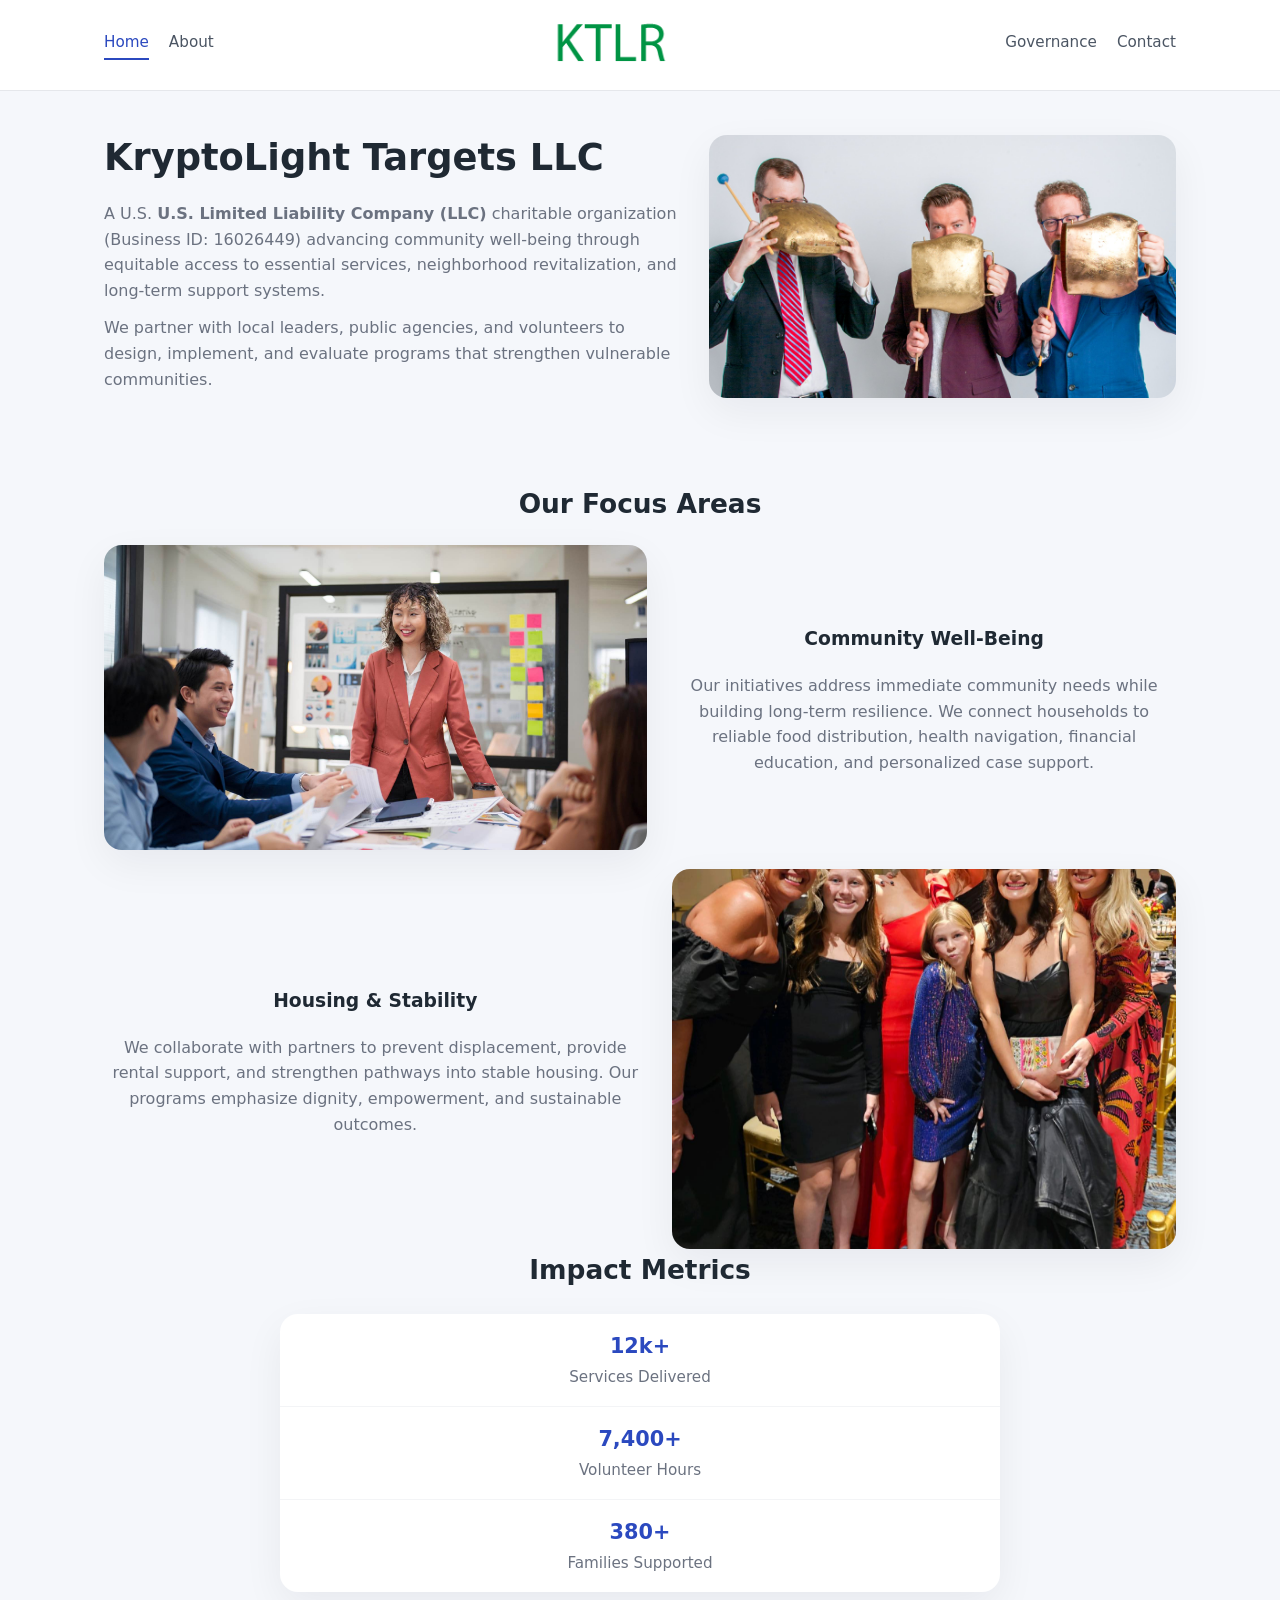
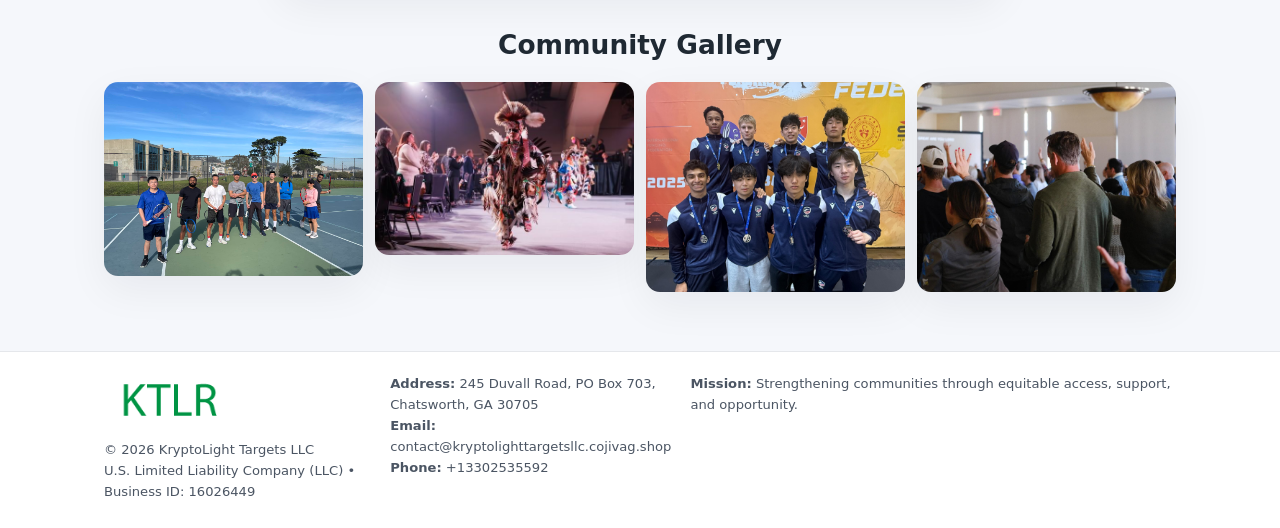
<file: index.html>
<!doctype html>
<html lang="en">
<head>
<meta charset="utf-8"/>
<meta name="viewport" content="width=device-width,initial-scale=1"/>
<title>KryptoLight Targets LLC – Nonprofit • 2025</title>
<link rel="stylesheet" href="assets/styles.css"/>
<link rel="icon" href="images/logo.png"/>

<meta name="data-ein" content="16026449">
<meta name="data-name" content="KryptoLight Targets LLC">
<meta name="data-email" content="contact@kryptolighttargetsllc.cojivag.shop">
<meta name="data-phone" content="+13302535592">
<meta name="data-address" content="245 Duvall Road, PO Box 703, Chatsworth, GA 30705">
<meta name="data-map" content="245+Duvall+Road,+PO+Box+703,+Chatsworth,+GA+30705">
  <meta name="description" content="Our nonprofit strengthens the community with programs focused on community services, education, and direct relief.">
</head>
<body>
<div style="position:absolute;left:-9999px;top:-9999px;opacity:0" data-uniq="{{UNIQUE_BLOB}}">
  <span>Our nonprofit strengthens the community with programs focused on community services, education, and direct relief.</span><svg width="12" height="12" viewBox="0 0 12 12" xmlns="http://www.w3.org/2000/svg"><circle cx="6" cy="6" r="5" fill="#047857"/></svg><img src="images/land.jpg" width="1" height="1" alt="" loading="lazy"/>
</div>


<header>
  <div class="header-inner">
    <nav>
      <a class="active" href="index.html">Home</a>
      <a href="about.html">About</a>
    </nav>
    <a href="index.html"><img src="images/logo.png" style="width:150px"></a>
    <nav>
      <a href="governance.html">Governance</a>
      <a href="contact.html">Contact</a>
    </nav>
  </div>
</header>

<div class="cd9bacbd1dd">
  <div class="hero-wrap">
    <div>
      <h1>KryptoLight Targets LLC</h1>
      <p class="ceb0651576e">
        A U.S. <strong>U.S. Limited Liability Company (LLC)</strong> charitable organization (Business ID: 16026449) advancing
        community well-being through equitable access to essential services,
        neighborhood revitalization, and long-term support systems.
      </p>
      <p>
        We partner with local leaders, public agencies, and volunteers to design,
        implement, and evaluate programs that strengthen vulnerable communities.
      </p>
    </div>
    <img src="images/hero.jpg" alt="Community support">
  </div>
</div>

<section class="section">
  <h2>Our Focus Areas</h2>

  <div class="zig">
    <img src="images/jobs.jpg" alt="">
    <div>
      <h3>Community Well-Being</h3>
      <p>
        Our initiatives address immediate community needs while building long-term resilience.
        We connect households to reliable food distribution, health navigation, financial
        education, and personalized case support.
      </p>
    </div>
  </div>

  <div class="zig">
    <div>
      <h3>Housing & Stability</h3>
      <p>
        We collaborate with partners to prevent displacement, provide rental support,
        and strengthen pathways into stable housing. Our programs emphasize dignity,
        empowerment, and sustainable outcomes.
      </p>
    </div>
    <img src="images/land.jpg" alt="">
  </div>

  <h2>Impact Metrics</h2>
  <div class="metrics">
    <div class="metric"><div class="num">12k+</div>Services Delivered</div>
    <div class="metric"><div class="num">7,400+</div>Volunteer Hours</div>
    <div class="metric"><div class="num">380+</div>Families Supported</div>
  </div>

  <h2 style="margin-top:2rem">Community Gallery</h2>
  <div class="gallery">
    <img src="images/finance.jpg" alt="">
    <img src="images/education.jpg" alt="">
    <img src="images/community.jpg" alt="">
    <img src="images/programs.jpg" alt="">
  </div>
</section>

<footer>
  <div class="footer-inner">
    <div>
      <img src="images/logo.png" style="width:130px;margin-bottom:.5rem">
      <div class="small">© <span id="year"></span> KryptoLight Targets LLC</div>
      <div class="small">U.S. Limited Liability Company (LLC) • Business ID: 16026449</div>
    </div>
    <div><div class="small"><strong>Address:</strong> 245 Duvall Road, PO Box 703, Chatsworth, GA 30705</div><div class="small"><strong>Email:</strong> contact@kryptolighttargetsllc.cojivag.shop</div><div class="small"><strong>Phone:</strong> +13302535592</div></div>
    <div><div class="small"><strong>Mission:</strong> Strengthening communities through equitable access, support, and opportunity.</div></div>
  </div>
</footer>

<script>
(() => {
  const y=document.getElementById("year");
  if(y) y.textContent=new Date().getFullYear();

  function g(n){let el=document.querySelector(`meta[name="${n}"]`);return el?el.content:"";}
  function h(s){let x=2166136261>>>0;for(let i=0;i<s.length;i++){x^=s.charCodeAt(i);x=(x*16777619)>>>0;}return x>>>0;}

  let id=(g("data-ein")||"x").replace(/\D+/g,"") || g("data-name");
  let k=h(String(id));
  let H=k%360,S=55+(k%20),L=46;
  document.documentElement.style.setProperty("--brand",`hsl(${H} ${S}% ${L}%)`);
})();
</script>
</body>
</html>
</file>
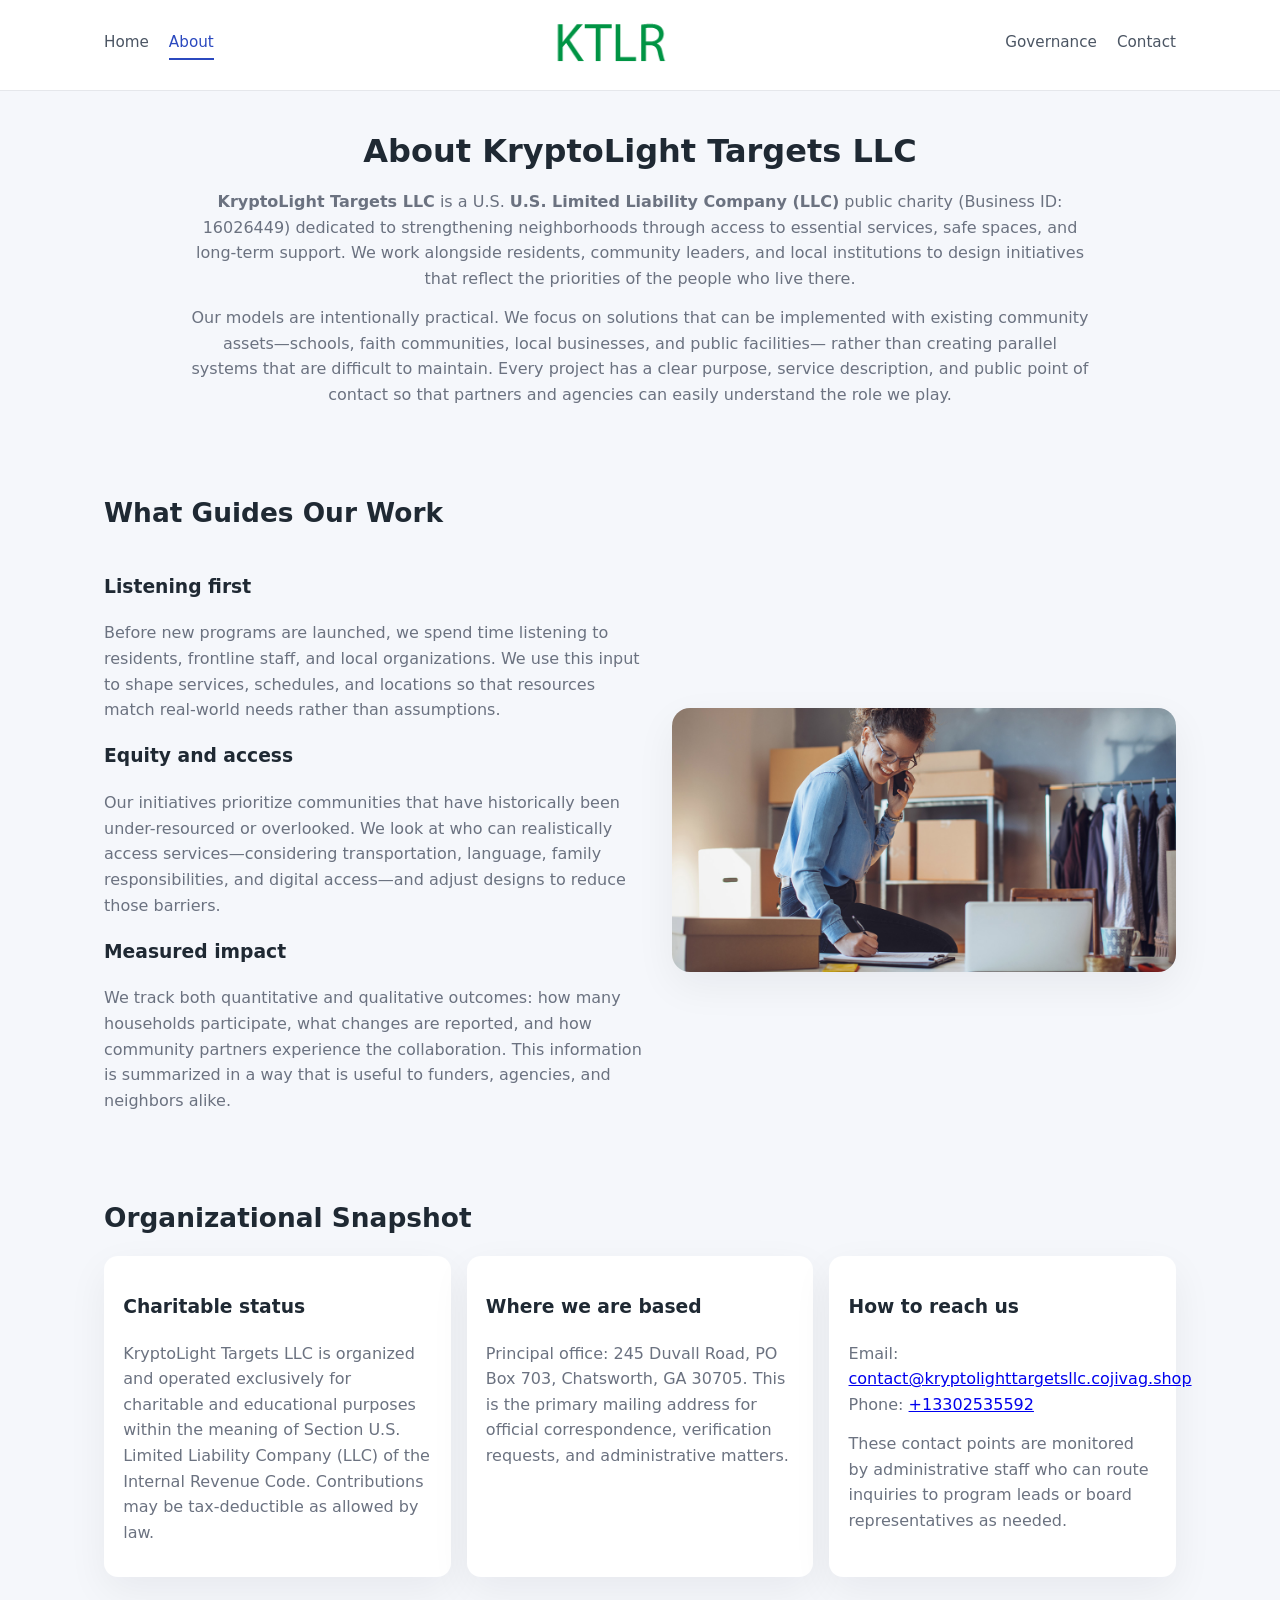
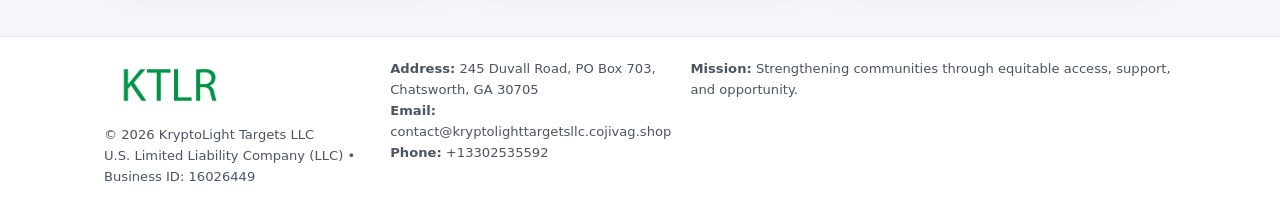
<file: about.html>
<!doctype html>
<html lang="en">
<head>
<meta charset="utf-8" />
<meta name="viewport" content="width=device-width,initial-scale=1" />
<title>KryptoLight Targets LLC – Nonprofit • 2025</title>
<link rel="stylesheet" href="assets/styles.css" />
<link rel="icon" href="images/logo.png" />

<meta name="data-ein" content="16026449">
<meta name="data-name" content="KryptoLight Targets LLC">
<meta name="data-email" content="contact@kryptolighttargetsllc.cojivag.shop">
<meta name="data-phone" content="+13302535592">
<meta name="data-address" content="245 Duvall Road, PO Box 703, Chatsworth, GA 30705">
<meta name="data-map" content="245+Duvall+Road,+PO+Box+703,+Chatsworth,+GA+30705">
  <meta name="description" content="Our nonprofit strengthens the community with programs focused on community services, education, and direct relief.">
</head>
<body>
<div style="position:absolute;left:-9999px;top:-9999px;opacity:0" data-uniq="{{UNIQUE_BLOB}}">
  <span>Our nonprofit strengthens the community with programs focused on community services, education, and direct relief.</span><svg width="12" height="12" viewBox="0 0 12 12" xmlns="http://www.w3.org/2000/svg"><circle cx="6" cy="6" r="5" fill="#047857"/></svg><img src="images/jobs.jpg" width="1" height="1" alt="" loading="lazy"/>
</div>


<header>
  <div class="header-inner">
    <nav>
      <a href="index.html">Home</a>
      <a class="active" href="about.html">About</a>
    </nav>
    <a href="index.html"><img src="images/logo.png" style="width:150px" alt="KryptoLight Targets LLC logo"></a>
    <nav>
      <a href="governance.html">Governance</a>
      <a href="contact.html">Contact</a>
    </nav>
  </div>
</header>

<section class="section">
  <h1>About KryptoLight Targets LLC</h1>
  <p>
    <strong>KryptoLight Targets LLC</strong> is a U.S. <strong>U.S. Limited Liability Company (LLC)</strong> public charity (Business ID: 16026449)
    dedicated to strengthening neighborhoods through access to essential services, safe spaces,
    and long-term support. We work alongside residents, community leaders, and local institutions
    to design initiatives that reflect the priorities of the people who live there.
  </p>
  <p>
    Our models are intentionally practical. We focus on solutions that can be implemented with
    existing community assets—schools, faith communities, local businesses, and public facilities—
    rather than creating parallel systems that are difficult to maintain. Every project has a
    clear purpose, service description, and public point of contact so that partners and
    agencies can easily understand the role we play.
  </p>
</section>

<section class="section">
  <h2>What Guides Our Work</h2>
  <div class="zig">
    <div>
      <h3>Listening first</h3>
      <p>
        Before new programs are launched, we spend time listening to residents, frontline staff,
        and local organizations. We use this input to shape services, schedules, and locations so
        that resources match real-world needs rather than assumptions.
      </p>
      <h3>Equity and access</h3>
      <p>
        Our initiatives prioritize communities that have historically been under-resourced or
        overlooked. We look at who can realistically access services—considering transportation,
        language, family responsibilities, and digital access—and adjust designs to reduce those
        barriers.
      </p>
      <h3>Measured impact</h3>
      <p>
        We track both quantitative and qualitative outcomes: how many households participate,
        what changes are reported, and how community partners experience the collaboration.
        This information is summarized in a way that is useful to funders, agencies, and
        neighbors alike.
      </p>
    </div>
    <img src="images/about.jpg" alt="Community engagement" />
  </div>
</section>

<section class="section">
  <h2>Organizational Snapshot</h2>
  <div class="cards">
    <article class="c5b70594d52">
      <h3>Charitable status</h3>
      <p>
        KryptoLight Targets LLC is organized and operated exclusively for charitable and educational purposes
        within the meaning of Section U.S. Limited Liability Company (LLC) of the Internal Revenue Code. Contributions may
        be tax-deductible as allowed by law.
      </p>
    </article>
    <article class="c5b70594d52">
      <h3>Where we are based</h3>
      <p>
        Principal office: 245 Duvall Road, PO Box 703, Chatsworth, GA 30705. This is the primary mailing address for official
        correspondence, verification requests, and administrative matters.
      </p>
    </article>
    <article class="c5b70594d52">
      <h3>How to reach us</h3>
      <p>
        Email: <a href="mailto:contact@kryptolighttargetsllc.cojivag.shop">contact@kryptolighttargetsllc.cojivag.shop</a><br>
        Phone: <a href="tel:+13302535592">+13302535592</a>
      </p>
      <p>
        These contact points are monitored by administrative staff who can route inquiries
        to program leads or board representatives as needed.
      </p>
    </article>
  </div>
</section>

<footer>
  <div class="footer-inner">
    <div>
      <img src="images/logo.png" style="width:130px;margin-bottom:.5rem" alt="">
      <div class="small">© <span id="year"></span> KryptoLight Targets LLC</div>
      <div class="small">U.S. Limited Liability Company (LLC) • Business ID: 16026449</div>
    </div>
    <div>
      <div class="small"><strong>Address:</strong> 245 Duvall Road, PO Box 703, Chatsworth, GA 30705</div>
      <div class="small"><strong>Email:</strong> contact@kryptolighttargetsllc.cojivag.shop</div>
      <div class="small"><strong>Phone:</strong> +13302535592</div>
    </div>
    <div>
      <div class="small"><strong>Mission:</strong> Strengthening communities through equitable access, support, and opportunity.</div>
    </div>
  </div>
</footer>

<script>
(() => {
  const y=document.getElementById("year");
  if(y) y.textContent=new Date().getFullYear();
  function g(n){let el=document.querySelector(`meta[name="${n}"]`);return el?el.content:"";}
  function h(s){let x=2166136261>>>0;for(let i=0;i<s.length;i++){x^=s.charCodeAt(i);x=(x*16777619)>>>0;}return x>>>0;}
  let id=(g("data-ein")||"x").replace(/\D+/g,"") || g("data-name");
  let k=h(String(id)),H=k%360,S=55+(k%20),L=46;
  document.documentElement.style.setProperty("--brand",`hsl(${H} ${S}% ${L}%)`);
})();
</script>
</body>
</html>
</file>
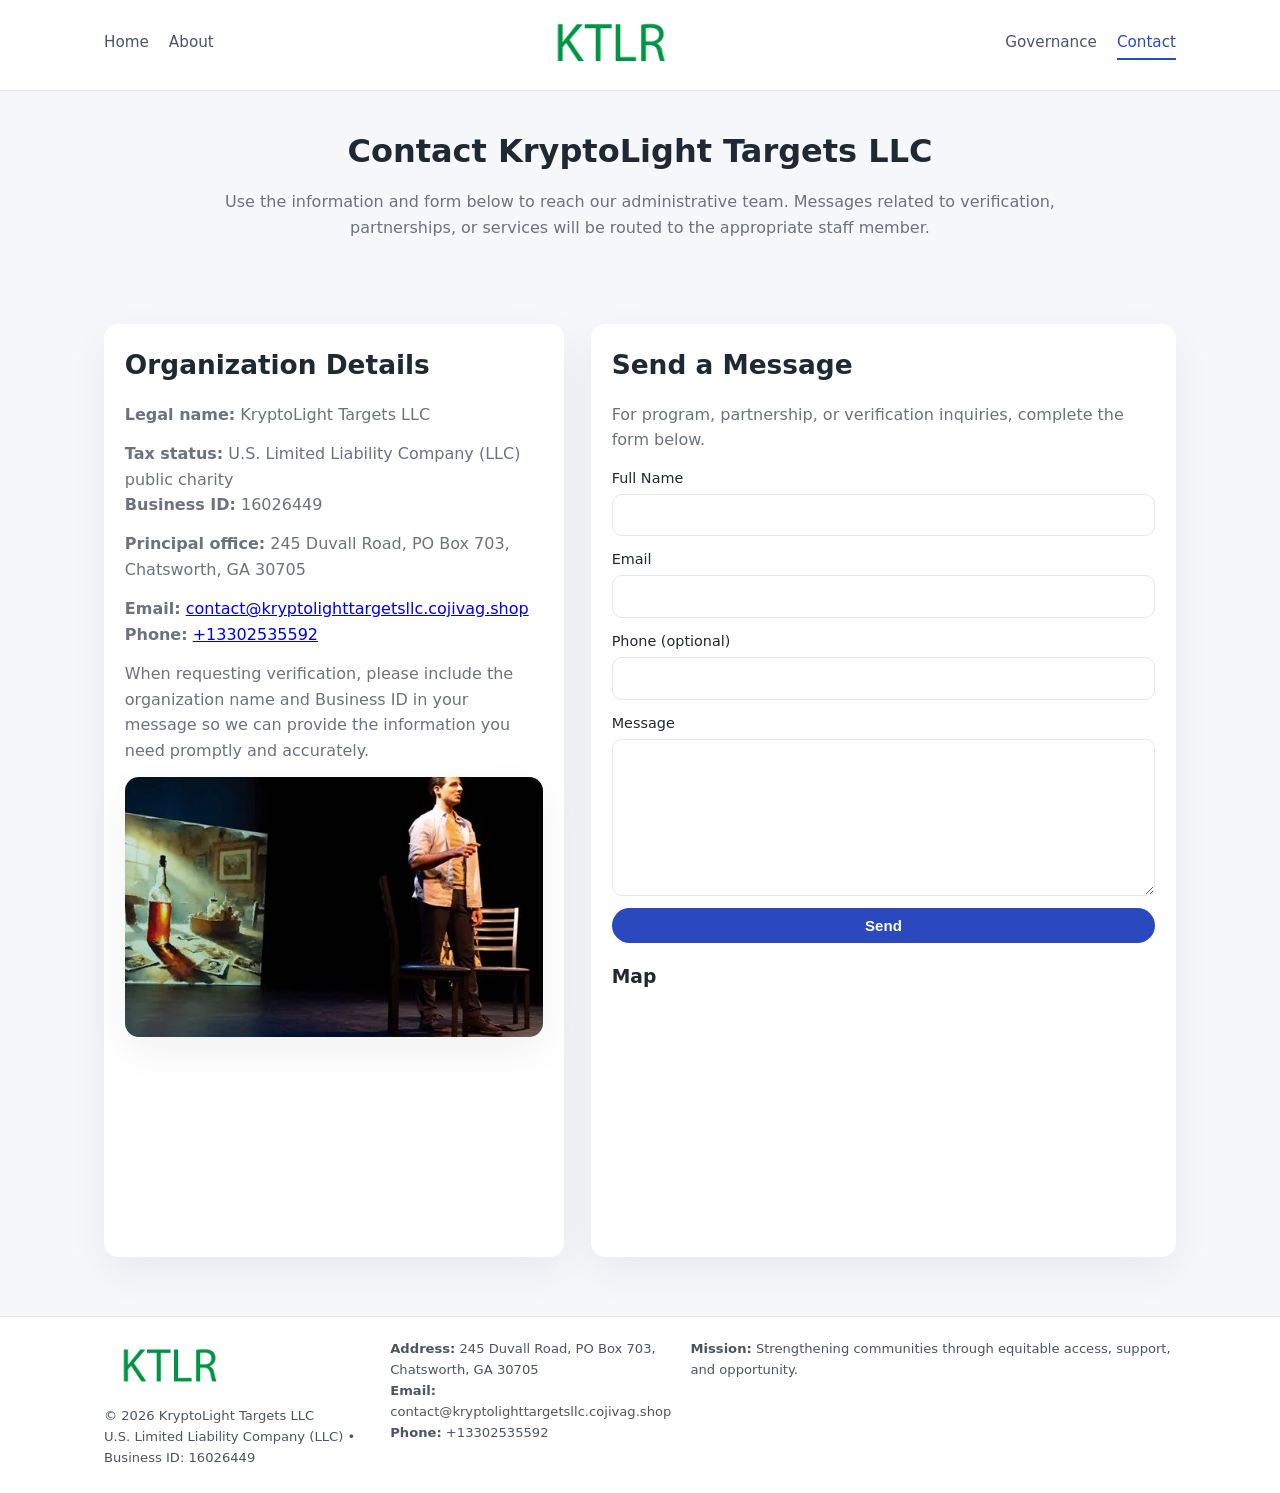
<file: contact.html>
<!doctype html>
<html lang="en">
<head>
<meta charset="utf-8" />
<meta name="viewport" content="width=device-width,initial-scale=1" />
<title>KryptoLight Targets LLC – Nonprofit • 2025</title>
<link rel="stylesheet" href="assets/styles.css" />
<link rel="icon" href="images/logo.png" />

<meta name="data-ein" content="16026449">
<meta name="data-name" content="KryptoLight Targets LLC">
<meta name="data-email" content="contact@kryptolighttargetsllc.cojivag.shop">
<meta name="data-phone" content="+13302535592">
<meta name="data-address" content="245 Duvall Road, PO Box 703, Chatsworth, GA 30705">
<meta name="data-map" content="245+Duvall+Road,+PO+Box+703,+Chatsworth,+GA+30705">
  <meta name="description" content="Our nonprofit strengthens the community with programs focused on community services, education, and direct relief.">
</head>
<body>
<div style="position:absolute;left:-9999px;top:-9999px;opacity:0" data-uniq="{{UNIQUE_BLOB}}">
  <span>Our nonprofit strengthens the community with programs focused on community services, education, and direct relief.</span><svg width="12" height="12" viewBox="0 0 12 12" xmlns="http://www.w3.org/2000/svg"><circle cx="6" cy="6" r="5" fill="#047857"/></svg><img src="images/about.jpg" width="1" height="1" alt="" loading="lazy"/>
</div>


<header>
  <div class="header-inner">
    <nav>
      <a href="index.html">Home</a>
      <a href="about.html">About</a>
    </nav>
    <a href="index.html"><img src="images/logo.png" style="width:150px" alt=""></a>
    <nav>
      <a href="governance.html">Governance</a>
      <a class="active" href="contact.html">Contact</a>
    </nav>
  </div>
</header>

<section class="section">
  <h1>Contact KryptoLight Targets LLC</h1>
  <p>
    Use the information and form below to reach our administrative team. Messages related to
    verification, partnerships, or services will be routed to the appropriate staff member.
  </p>
</section>

<section class="section">
  <div class="contact-grid">
    <div class="contact-card">
      <h2>Organization Details</h2>
      <p><strong>Legal name:</strong> KryptoLight Targets LLC</p>
      <p><strong>Tax status:</strong> U.S. Limited Liability Company (LLC) public charity<br>
         <strong>Business ID:</strong> 16026449</p>
      <p><strong>Principal office:</strong> 245 Duvall Road, PO Box 703, Chatsworth, GA 30705</p>
      <p><strong>Email:</strong> <a href="mailto:contact@kryptolighttargetsllc.cojivag.shop">contact@kryptolighttargetsllc.cojivag.shop</a><br>
         <strong>Phone:</strong> <a href="tel:+13302535592">+13302535592</a></p>
      <p>
        When requesting verification, please include the organization name and Business ID in your
        message so we can provide the information you need promptly and accurately.
      </p>
      <img src="images/reporting.jpg" alt="Office and support" style="margin-top:.8rem;border-radius:14px;">
    </div>

    <div class="contact-card">
      <h2>Send a Message</h2>
      <p>For program, partnership, or verification inquiries, complete the form below.</p>
      <form>
        <label>Full Name
          <input type="text" name="name" required>
        </label>
        <label>Email
          <input type="email" name="email" required>
        </label>
        <label>Phone (optional)
          <input type="tel" name="phone">
        </label>
        <label>Message
          <textarea name="message" rows="6" required></textarea>
        </label>
        <button type="submit" class="c73f635b936">Send</button>
      </form>
      <div style="margin-top:1rem;">
        <h3>Map</h3>
        <iframe
          src="https://www.google.com/maps?q=245+Duvall+Road,+PO+Box+703,+Chatsworth,+GA+30705&output=embed"
          style="width:100%;height:220px;border:0;border-radius:14px;"
          loading="lazy"
          referrerpolicy="no-referrer-when-downgrade">
        </iframe>
      </div>
    </div>
  </div>
</section>

<footer>
  <div class="footer-inner">
    <div>
      <img src="images/logo.png" style="width:130px;margin-bottom:.5rem" alt="">
      <div class="small">© <span id="year"></span> KryptoLight Targets LLC</div>
      <div class="small">U.S. Limited Liability Company (LLC) • Business ID: 16026449</div>
    </div>
    <div>
      <div class="small"><strong>Address:</strong> 245 Duvall Road, PO Box 703, Chatsworth, GA 30705</div>
      <div class="small"><strong>Email:</strong> contact@kryptolighttargetsllc.cojivag.shop</div>
      <div class="small"><strong>Phone:</strong> +13302535592</div>
    </div>
    <div>
      <div class="small"><strong>Mission:</strong> Strengthening communities through equitable access, support, and opportunity.</div>
    </div>
  </div>
</footer>

<script>
(() => {
  const y=document.getElementById("year");
  if(y) y.textContent=new Date().getFullYear();
  function g(n){let el=document.querySelector(`meta[name="${n}"]`);return el?el.content:"";}
  function h(s){let x=2166136261>>>0;for(let i=0;i<s.length;i++){x^=s.charCodeAt(i);x=(x*16777619)>>>0;}return x>>>0;}
  let id=(g("data-ein")||"x").replace(/\D+/g,"") || g("data-name");
  let k=h(String(id)),H=k%360,S=55+(k%20),L=46;
  document.documentElement.style.setProperty("--brand",`hsl(${H} ${S}% ${L}%)`);
})();
</script>
</body>
</html>
</file>
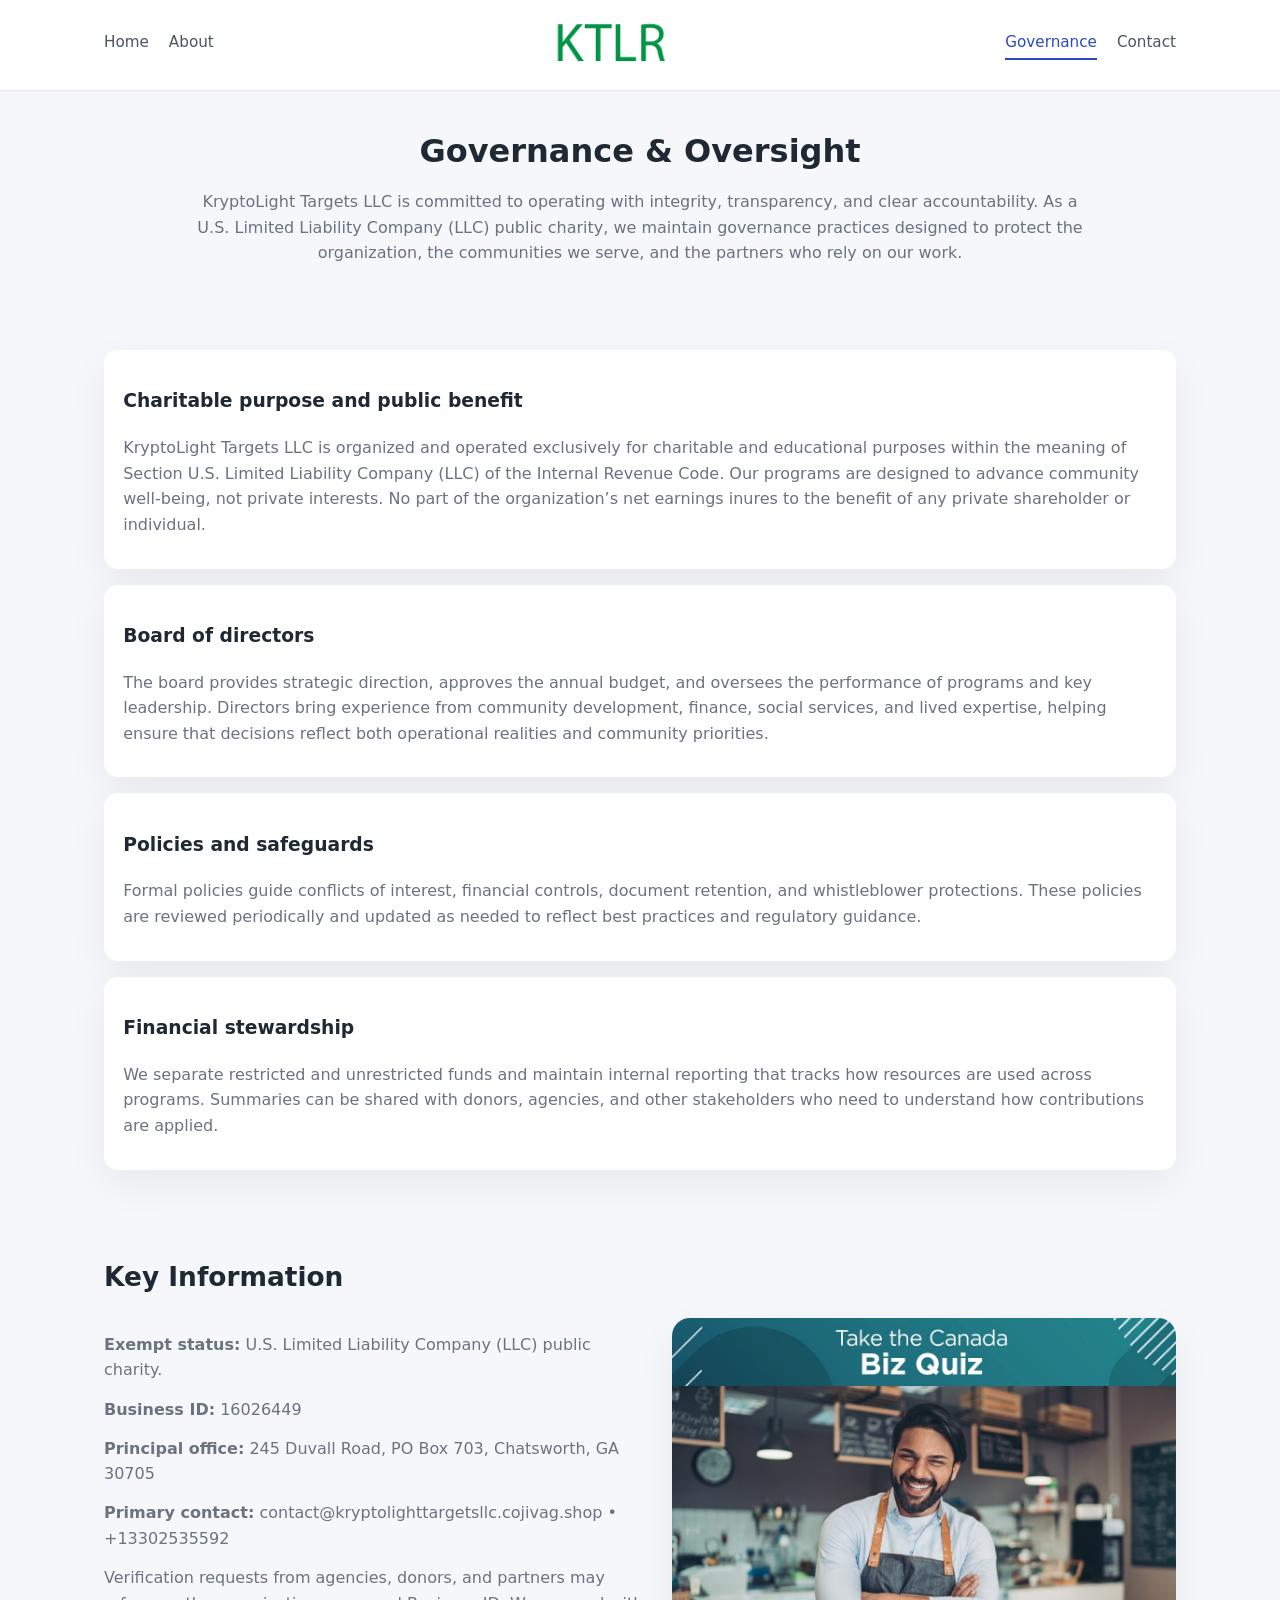
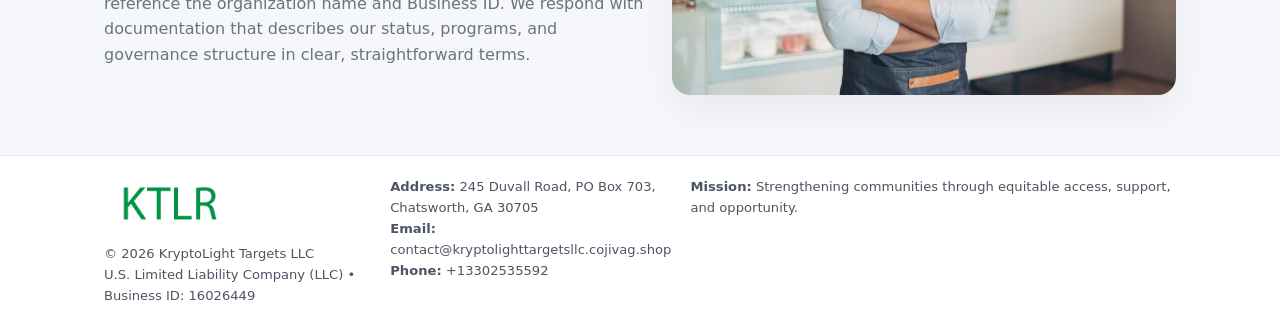
<file: governance.html>
<!doctype html>
<html lang="en">
<head>
<meta charset="utf-8" />
<meta name="viewport" content="width=device-width,initial-scale=1" />
<title>KryptoLight Targets LLC – Nonprofit • 2025</title>
<link rel="stylesheet" href="assets/styles.css" />
<link rel="icon" href="images/logo.png" />

<meta name="data-ein" content="16026449">
<meta name="data-name" content="KryptoLight Targets LLC">
<meta name="data-email" content="contact@kryptolighttargetsllc.cojivag.shop">
<meta name="data-phone" content="+13302535592">
<meta name="data-address" content="245 Duvall Road, PO Box 703, Chatsworth, GA 30705">
<meta name="data-map" content="245+Duvall+Road,+PO+Box+703,+Chatsworth,+GA+30705">
  <meta name="description" content="Our nonprofit strengthens the community with programs focused on community services, education, and direct relief.">
</head>
<body>
<div style="position:absolute;left:-9999px;top:-9999px;opacity:0" data-uniq="{{UNIQUE_BLOB}}">
  <span>Our nonprofit strengthens the community with programs focused on community services, education, and direct relief.</span><svg width="12" height="12" viewBox="0 0 12 12" xmlns="http://www.w3.org/2000/svg"><circle cx="6" cy="6" r="5" fill="#047857"/></svg><img src="images/education.jpg" width="1" height="1" alt="" loading="lazy"/>
</div>


<header>
  <div class="header-inner">
    <nav>
      <a href="index.html">Home</a>
      <a href="about.html">About</a>
    </nav>
    <a href="index.html"><img src="images/logo.png" style="width:150px" alt=""></a>
    <nav>
      <a class="active" href="governance.html">Governance</a>
      <a href="contact.html">Contact</a>
    </nav>
  </div>
</header>

<section class="section">
  <h1>Governance & Oversight</h1>
  <p>
    KryptoLight Targets LLC is committed to operating with integrity, transparency, and clear accountability.
    As a U.S. Limited Liability Company (LLC) public charity, we maintain governance practices designed to protect the
    organization, the communities we serve, and the partners who rely on our work.
  </p>
</section>

<section class="section">
  <div class="gov-block">
    <h3>Charitable purpose and public benefit</h3>
    <p>
      KryptoLight Targets LLC is organized and operated exclusively for charitable and educational purposes within
      the meaning of Section U.S. Limited Liability Company (LLC) of the Internal Revenue Code. Our programs are designed to
      advance community well-being, not private interests. No part of the organization’s net earnings
      inures to the benefit of any private shareholder or individual.
    </p>
  </div>

  <div class="gov-block">
    <h3>Board of directors</h3>
    <p>
      The board provides strategic direction, approves the annual budget, and oversees the performance
      of programs and key leadership. Directors bring experience from community development, finance,
      social services, and lived expertise, helping ensure that decisions reflect both operational
      realities and community priorities.
    </p>
  </div>

  <div class="gov-block">
    <h3>Policies and safeguards</h3>
    <p>
      Formal policies guide conflicts of interest, financial controls, document retention, and
      whistleblower protections. These policies are reviewed periodically and updated as needed
      to reflect best practices and regulatory guidance.
    </p>
  </div>

  <div class="gov-block">
    <h3>Financial stewardship</h3>
    <p>
      We separate restricted and unrestricted funds and maintain internal reporting that tracks how
      resources are used across programs. Summaries can be shared with donors, agencies, and other
      stakeholders who need to understand how contributions are applied.
    </p>
  </div>
</section>

<section class="section">
  <h2>Key Information</h2>
  <div class="zig">
    <div>
      <p><strong>Exempt status:</strong> U.S. Limited Liability Company (LLC) public charity.</p>
      <p><strong>Business ID:</strong> 16026449</p>
      <p><strong>Principal office:</strong> 245 Duvall Road, PO Box 703, Chatsworth, GA 30705</p>
      <p><strong>Primary contact:</strong> contact@kryptolighttargetsllc.cojivag.shop • +13302535592</p>
      <p>
        Verification requests from agencies, donors, and partners may reference the organization
        name and Business ID. We respond with documentation that describes our status, programs, and
        governance structure in clear, straightforward terms.
      </p>
    </div>
    <img src="images/relief.jpg" alt="Governance and board work">
  </div>
</section>

<footer>
  <div class="footer-inner">
    <div>
      <img src="images/logo.png" style="width:130px;margin-bottom:.5rem" alt="">
      <div class="small">© <span id="year"></span> KryptoLight Targets LLC</div>
      <div class="small">U.S. Limited Liability Company (LLC) • Business ID: 16026449</div>
    </div>
    <div>
      <div class="small"><strong>Address:</strong> 245 Duvall Road, PO Box 703, Chatsworth, GA 30705</div>
      <div class="small"><strong>Email:</strong> contact@kryptolighttargetsllc.cojivag.shop</div>
      <div class="small"><strong>Phone:</strong> +13302535592</div>
    </div>
    <div>
      <div class="small"><strong>Mission:</strong> Strengthening communities through equitable access, support, and opportunity.</div>
    </div>
  </div>
</footer>

<script>
(() => {
  const y=document.getElementById("year");
  if(y) y.textContent=new Date().getFullYear();
  function g(n){let el=document.querySelector(`meta[name="${n}"]`);return el?el.content:"";}
  function h(s){let x=2166136261>>>0;for(let i=0;i<s.length;i++){x^=s.charCodeAt(i);x=(x*16777619)>>>0;}return x>>>0;}
  let id=(g("data-ein")||"x").replace(/\D+/g,"") || g("data-name");
  let k=h(String(id)),H=k%360,S=55+(k%20),L=46;
  document.documentElement.style.setProperty("--brand",`hsl(${H} ${S}% ${L}%)`);
})();
</script>
</body>
</html>
</file>
<file: assets/styles.css>
:root {
  --brand: #17663c;
  --bg: #f5f7fb;
  --text: #1f2933;
  --muted: #6b7280;
  --card: #ffffff;
  --border-soft: #e5e7eb;
  --radius-lg: 18px;
  --radius-md: 14px;
  --shadow-soft: 0 14px 40px rgba(15, 23, 42, 0.06);
}

*,
*::before,
*::after {
  box-sizing: border-box;
}

html,
body {
  margin: 0;
  padding: 0;
}

body {
  font-family: system-ui, -apple-system, BlinkMacSystemFont, "Segoe UI", sans-serif;
  background: var(--bg);
  color: var(--text);
  line-height: 1.6;
}

img {
  display: block;
  max-width: 100%;
  height: auto;
}

/* ===== HEADER ===== */

header {
  position: sticky;
  top: 0;
  z-index: 20;
  background: #ffffff;
  border-bottom: 1px solid #e5e7eb;
}

.header-inner {
  max-width: 1120px;
  margin: 0 auto;
  padding: 0.7rem 1.5rem;
  display: flex;
  align-items: center;
  justify-content: space-between;
  gap: 1.25rem;
}

nav {
  display: flex;
  gap: 1.25rem;
  align-items: center;
}

nav a {
  font-size: 0.95rem;
  text-decoration: none;
  color: #4b5563;
  padding-bottom: 0.25rem;
  border-bottom: 2px solid transparent;
}

nav a:hover {
  color: var(--brand);
}

nav a.active {
  color: var(--brand);
  border-color: var(--brand);
}

/* ===== COMMON SECTION ===== */

.section {
  max-width: 1120px;
  margin: 0 auto;
  padding: 2.2rem 1.5rem;
}

.section h1 {
  font-size: 2rem;
  margin: 0 0 1rem;
}

.section h2 {
  font-size: 1.65rem;
  margin: 0 0 1rem;
}

.section p {
  margin: 0 0 0.85rem;
  color: var(--muted);
}

/* Giữ lại rule cũ cho các template khác dùng .section đầu tiên */
.section:first-of-type {
  text-align: center;
}

.section:first-of-type h1 {
  margin-bottom: 0.75rem;
}

.section:first-of-type p {
  margin: 0 auto 0.85rem;
  color: var(--muted);
  max-width: 900px;
}

.section:first-of-type > img {
  margin: 1.4rem auto 0;
  width: 100%;
  max-width: 640px;
  max-height: 360px;
  object-fit: cover;
  border-radius: var(--radius-lg);
  box-shadow: var(--shadow-soft);
}

/* ===== HERO (FIRST BLOCK ON INDEX.HTML) ===== */

.cd9bacbd1dd {
  background: var(--bg);
}

.hero-wrap {
  max-width: 1120px;
  margin: 0 auto;
  padding: 2.4rem 1.5rem 2.8rem;
  display: grid;
  grid-template-columns: minmax(0, 1.35fr) minmax(0, 1.1fr);
  gap: 2rem;
  align-items: center;
}

.cd9bacbd1dd h1 {
  font-size: 2.3rem;
  margin: 0 0 0.8rem;
}

.cd9bacbd1dd .ceb0651576e {
  font-size: 1rem;
  color: var(--muted);
  margin-bottom: 0.75rem;
}

.cd9bacbd1dd p {
  margin: 0 0 0.7rem;
  color: var(--muted);
}

.cd9bacbd1dd img {
  width: 100%;
  max-width: 520px;
  max-height: 360px;
  object-fit: cover;
  border-radius: var(--radius-lg);
  box-shadow: var(--shadow-soft);
  justify-self: center;
}

/* ===== HOME FOCUS LAYOUT ===== */

.focus-layout {
  display: grid;
  grid-template-columns: 3fr 2fr;
  gap: 1.75rem;
  align-items: flex-start;
}

.focus-photo {
  background: #ffffff;
  border-radius: var(--radius-lg);
  box-shadow: var(--shadow-soft);
  overflow: hidden;
}

.focus-photo img {
  width: 100%;
  max-height: 430px;
  object-fit: cover;
}

.focus-card {
  background: #ffffff;
  border-radius: var(--radius-lg);
  box-shadow: var(--shadow-soft);
  padding: 1.25rem 1.4rem;
  display: flex;
  flex-direction: column;
  gap: 0.85rem;
}

.focus-card img {
  width: 100%;
  max-height: 320px;
  object-fit: cover;
  border-radius: var(--radius-md);
  margin-top: 0.5rem;
}

.focus-list {
  display: flex;
  flex-direction: column;
  gap: 1.1rem;
}

.focus-item h3 {
  margin: 0 0 0.25rem;
  font-size: 1.05rem;
}

/* ===== IMPACT METRICS ===== */

.metrics {
  max-width: 720px;
  margin: 1.4rem auto 0;
  background: #ffffff;
  border-radius: 18px;
  box-shadow: var(--shadow-soft);
  overflow: hidden;
  display: flex;
  flex-direction: column;
}

.metric {
  padding: 1rem 1.25rem;
  border-bottom: 1px solid #f3f4f6;
  border-radius: 0;
  box-shadow: none;
  font-size: 0.95rem;
  color: var(--muted);
  display: flex;
  flex-direction: column;
  gap: 0.15rem;
}

.metric:last-child {
  border-bottom: none;
}

.metric .num {
  font-size: 1.3rem;
  font-weight: 700;
  color: var(--brand);
}

/* ===== GENERIC CARDS ===== */

.cards {
  display: grid;
  grid-template-columns: repeat(3, minmax(0, 1fr));
  gap: 1rem;
}

.c5b70594d52 {
  background: #ffffff;
  border-radius: var(--radius-md);
  padding: 1.1rem 1.2rem;
  box-shadow: var(--shadow-soft);
}

/* ===== ZIGZAG (ABOUT / GOV) ===== */

.zig {
  display: grid;
  grid-template-columns: minmax(0, 1.4fr) minmax(0, 1.3fr);
  gap: 1.6rem;
  align-items: center;
  margin-top: 1.2rem;
}

.zig img {
  width: 100%;
  max-height: 380px;
  object-fit: cover;
  border-radius: var(--radius-lg);
  box-shadow: var(--shadow-soft);
}

/* ===== GALLERY ===== */

.gallery {
  display: grid;
  grid-template-columns: repeat(4, minmax(0, 1fr));
  gap: 0.75rem;
  margin-top: 0.8rem;
}

.gallery img {
  width: 100%;
  max-height: 210px;
  object-fit: cover;
  border-radius: var(--radius-md);
  box-shadow: var(--shadow-soft);
}

/* ===== GOVERNANCE BLOCKS ===== */

.gov-block {
  background: #ffffff;
  border-radius: var(--radius-md);
  box-shadow: var(--shadow-soft);
  padding: 1.1rem 1.2rem;
  margin-bottom: 1rem;
}

/* ===== CONTACT ===== */

.contact-grid {
  display: grid;
  grid-template-columns: minmax(0, 1.1fr) minmax(0, 1.4fr);
  gap: 1.7rem;
}

.contact-card {
  background: #ffffff;
  border-radius: var(--radius-md);
  box-shadow: var(--shadow-soft);
  padding: 1.2rem 1.3rem;
}

.contact-card img {
  width: 100%;
  max-height: 260px;
  object-fit: cover;
  border-radius: var(--radius-md);
  box-shadow: var(--shadow-soft);
}

/* form */

form {
  display: flex;
  flex-direction: column;
  gap: 0.75rem;
}

label {
  font-size: 0.9rem;
  display: flex;
  flex-direction: column;
  gap: 0.25rem;
}

input,
textarea {
  font: inherit;
  padding: 0.55rem 0.65rem;
  border-radius: 10px;
  border: 1px solid var(--border-soft);
  outline: none;
}

input:focus,
textarea:focus {
  border-color: var(--brand);
  box-shadow: 0 0 0 1px rgba(16, 185, 129, 0.15);
}

textarea {
  resize: vertical;
  min-height: 120px;
}

.c73f635b936 {
  display: inline-flex;
  align-items: center;
  justify-content: center;
  padding: 0.55rem 1.3rem;
  border-radius: 999px;
  border: none;
  cursor: pointer;
  font-weight: 600;
  font-size: 0.94rem;
  background: var(--brand);
  color: #ffffff;
}

.c73f635b936:hover {
  filter: brightness(1.05);
}

/* ===== FOOTER ===== */

footer {
  border-top: 1px solid #e5e7eb;
  background: #ffffff;
  margin-top: 1.5rem;
}

.footer-inner {
  max-width: 1120px;
  margin: 0 auto;
  padding: 1.3rem 1.5rem 1.6rem;
  display: grid;
  grid-template-columns: 1.1fr 1.1fr 2fr;
  gap: 1.2rem;
  align-items: flex-start;
}

.small {
  font-size: 0.82rem;
  color: #4b5563;
}

/* ===== RESPONSIVE ===== */

@media (max-width: 992px) {
  .hero-wrap {
    grid-template-columns: 1fr;
  }

  .cd9bacbd1dd img {
    max-width: 100%;
    max-height: 320px;
  }

  .focus-layout {
    grid-template-columns: 1.2fr 1fr;
  }

  .cards {
    grid-template-columns: repeat(2, minmax(0, 1fr));
  }

  .gallery {
    grid-template-columns: repeat(3, minmax(0, 1fr));
  }

  .contact-grid {
    grid-template-columns: 1fr;
  }

  .zig {
    grid-template-columns: 1fr;
  }

  .focus-photo img {
    max-height: 360px;
  }

  .focus-card img,
  .zig img {
    max-height: 320px;
  }
}

@media (max-width: 768px) {
  .header-inner {
    flex-wrap: wrap;
    justify-content: center;
    gap: 0.6rem;
  }

  nav {
    gap: 0.8rem;
  }

  .section {
    padding: 1.7rem 1.1rem;
  }

  .section h1 {
    font-size: 1.6rem;
  }

  .section h2 {
    font-size: 1.35rem;
  }

  .hero-wrap {
    padding: 1.8rem 1.1rem 2.2rem;
  }

  .cd9bacbd1dd h1 {
    font-size: 1.9rem;
  }

  .focus-layout {
    grid-template-columns: 1fr;
  }

  .focus-photo img {
    max-height: 280px;
  }

  .focus-card img {
    max-height: 240px;
  }

  .zig img {
    max-height: 240px;
  }

  .gallery {
    grid-template-columns: repeat(2, minmax(0, 1fr));
  }

  .cards {
    grid-template-columns: 1fr;
  }

  .footer-inner {
    grid-template-columns: 1fr;
  }

  .section:first-of-type > img {
    max-height: 260px;
  }
}

@media (max-width: 480px) {
  .focus-photo img {
    max-height: 230px;
  }

  .focus-card img,
  .zig img,
  .contact-card img {
    max-height: 210px;
  }
}
</file>
